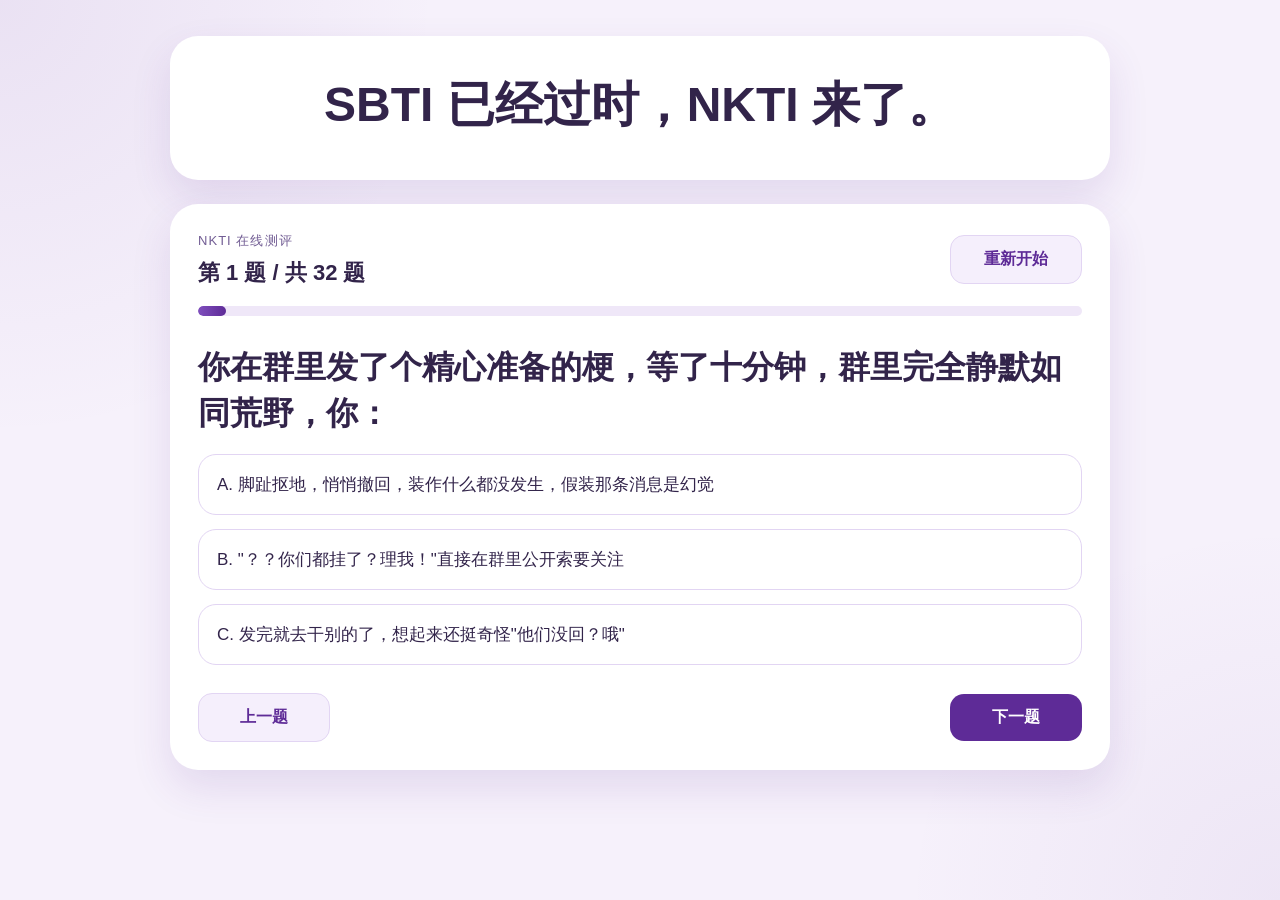
<file: index.html>
<!doctype html>
<html lang="zh-CN">
<head>
  <meta charset="UTF-8">
  <meta name="viewport" content="width=device-width, initial-scale=1.0">
  <title>NKTI 网页版测评</title>
  <link rel="stylesheet" href="./style.css">
</head>
<body>
  <div class="page-shell">
    <div class="hero-card">
      <h1 class="hero-title">SBTI 已经过时，NKTI 来了。</h1>
    </div>

    <div class="quiz-card">
      <div class="quiz-head">
        <div>
          <p class="section-label">NKTI 在线测评</p>
          <h2 id="progressText" class="question-progress">题目加载中</h2>
        </div>
        <button id="restartBtn" class="ghost-btn" type="button">重新开始</button>
      </div>

      <div class="progress-bar">
        <div id="progressInner" class="progress-inner"></div>
      </div>

      <section id="questionSection">
        <h3 id="questionText" class="question-title">请稍候，正在读取题库…</h3>
        <div id="optionsContainer" class="options"></div>
        <p id="tipText" class="tip-text hidden">请先选择一个选项再继续。</p>
      </section>

      <div class="footer-actions">
        <button id="prevBtn" class="ghost-btn" type="button">上一题</button>
        <button id="nextBtn" class="primary-btn" type="button">下一题</button>
      </div>
    </div>
  </div>

  <script type="module" src="./app.js"></script>
</body>
</html>
</file>
<file: style.css>
:root {
  --bg: #f6f1fb;
  --card: #ffffff;
  --primary: #5e2b97;
  --primary-dark: #4b217a;
  --primary-soft: #efe5fb;
  --text: #32244a;
  --subtext: #725d94;
  --border: #e2d5f3;
  --shadow: 0 18px 40px rgba(94, 43, 151, 0.12);
}

* {
  box-sizing: border-box;
}

body {
  margin: 0;
  min-height: 100vh;
  font-family: "Microsoft YaHei", "PingFang SC", sans-serif;
  background:
    radial-gradient(circle at top left, rgba(94, 43, 151, 0.08), transparent 28%),
    radial-gradient(circle at right bottom, rgba(94, 43, 151, 0.06), transparent 24%),
    var(--bg);
  color: var(--text);
}

.page-shell {
  width: min(100%, 980px);
  margin: 0 auto;
  padding: 36px 20px 48px;
}

.hero-card,
.quiz-card,
.result-card {
  background: var(--card);
  border-radius: 28px;
  box-shadow: var(--shadow);
}

.hero-card {
  text-align: center;
  padding: 40px 24px 34px;
  margin-bottom: 24px;
}

.hero-title {
  margin: 0 0 12px;
  font-size: clamp(32px, 5vw, 48px);
  line-height: 1.2;
  color: var(--text);
}

.quiz-card {
  padding: 28px;
}

.quiz-head,
.footer-actions,
.result-actions-top,
.result-bottom-actions {
  display: flex;
  align-items: center;
  justify-content: space-between;
  gap: 12px;
  flex-wrap: wrap;
}

.section-label {
  margin: 0 0 8px;
  font-size: 13px;
  letter-spacing: 0.08em;
  color: var(--subtext);
}

.question-progress {
  margin: 0;
  font-size: 22px;
}

.progress-bar {
  margin: 18px 0 28px;
  height: 10px;
  background: #efe7f8;
  border-radius: 999px;
  overflow: hidden;
}

.progress-inner {
  height: 100%;
  width: 0%;
  background: linear-gradient(90deg, #7f4fbd, var(--primary));
  border-radius: inherit;
  transition: width 0.25s ease;
}

.question-title {
  margin: 0 0 18px;
  font-size: clamp(24px, 4vw, 32px);
  line-height: 1.45;
}

.options {
  display: grid;
  gap: 14px;
}

.option-btn,
.primary-btn,
.ghost-btn,
.link-btn {
  border: none;
  cursor: pointer;
  transition: all 0.2s ease;
  font-family: inherit;
}

.option-btn {
  width: 100%;
  padding: 18px 18px;
  text-align: left;
  border-radius: 18px;
  border: 1px solid var(--border);
  background: #fff;
  color: var(--text);
  font-size: 17px;
}

.option-btn:hover {
  transform: translateY(-1px);
  border-color: #c4afe4;
  background: #fbf8ff;
}

.option-btn.selected {
  background: var(--primary);
  color: white;
  border-color: var(--primary);
  box-shadow: 0 10px 22px rgba(94, 43, 151, 0.24);
}

.tip-text {
  margin: 14px 0 0;
  color: #8c3bd2;
  font-size: 14px;
  font-weight: 600;
}

.hidden {
  display: none;
}

.footer-actions {
  margin-top: 28px;
}

.primary-btn,
.ghost-btn,
.link-btn {
  min-width: 132px;
  padding: 13px 18px;
  border-radius: 14px;
  font-size: 16px;
  font-weight: 700;
  text-decoration: none;
  text-align: center;
}

.primary-btn {
  background: var(--primary);
  color: white;
}

.primary-btn:hover {
  background: var(--primary-dark);
}

.ghost-btn,
.link-btn {
  background: #f5effc;
  color: var(--primary);
  border: 1px solid var(--border);
}

.ghost-btn:hover,
.link-btn:hover {
  background: #eee4fa;
}

.result-shell {
  width: min(100%, 860px);
}

.result-actions-top {
  margin-bottom: 18px;
}

.result-card {
  padding: 34px 26px 30px;
  text-align: center;
}

.result-badge {
  display: inline-block;
  margin-bottom: 14px;
  padding: 8px 14px;
  border-radius: 999px;
  background: var(--primary-soft);
  color: var(--primary);
  font-size: 13px;
  font-weight: 700;
  letter-spacing: 0.08em;
}

.result-name {
  margin: 0;
  font-size: clamp(34px, 6vw, 48px);
}

.result-en-name {
  margin: 10px 0 0;
  color: #987ac4;
  font-size: 20px;
  font-weight: 700;
  letter-spacing: 0.18em;
}

.result-image-wrap {
  margin: 24px auto 18px;
  width: min(100%, 340px);
  background: linear-gradient(180deg, #f8f2ff, #fff);
  border-radius: 24px;
  padding: 16px;
}

.result-image {
  display: block;
  width: 100%;
  aspect-ratio: 1 / 1;
  object-fit: contain;
  border-radius: 18px;
  background: white;
}

.result-highlight {
  margin: 18px auto 0;
  width: min(100%, 680px);
  font-size: 22px;
  line-height: 1.5;
  font-weight: 800;
}

.result-comment {
  margin: 18px auto 0;
  width: min(100%, 720px);
  line-height: 1.85;
  color: #594870;
  font-size: 17px;
  text-align: left;
}

.result-bottom-actions {
  margin-top: 18px;
}

.share-status {
  min-height: 24px;
  margin: 14px 4px 0;
  color: var(--subtext);
  font-size: 14px;
}

@media (max-width: 640px) {
  .page-shell {
    padding: 22px 14px 36px;
  }

  .hero-card,
  .quiz-card,
  .result-card {
    border-radius: 22px;
  }

  .hero-card,
  .quiz-card,
  .result-card {
    padding-left: 18px;
    padding-right: 18px;
  }

  .primary-btn,
  .ghost-btn,
  .link-btn {
    width: 100%;
  }

  .footer-actions,
  .result-actions-top,
  .result-bottom-actions {
    flex-direction: column;
    align-items: stretch;
  }
}
</file>
